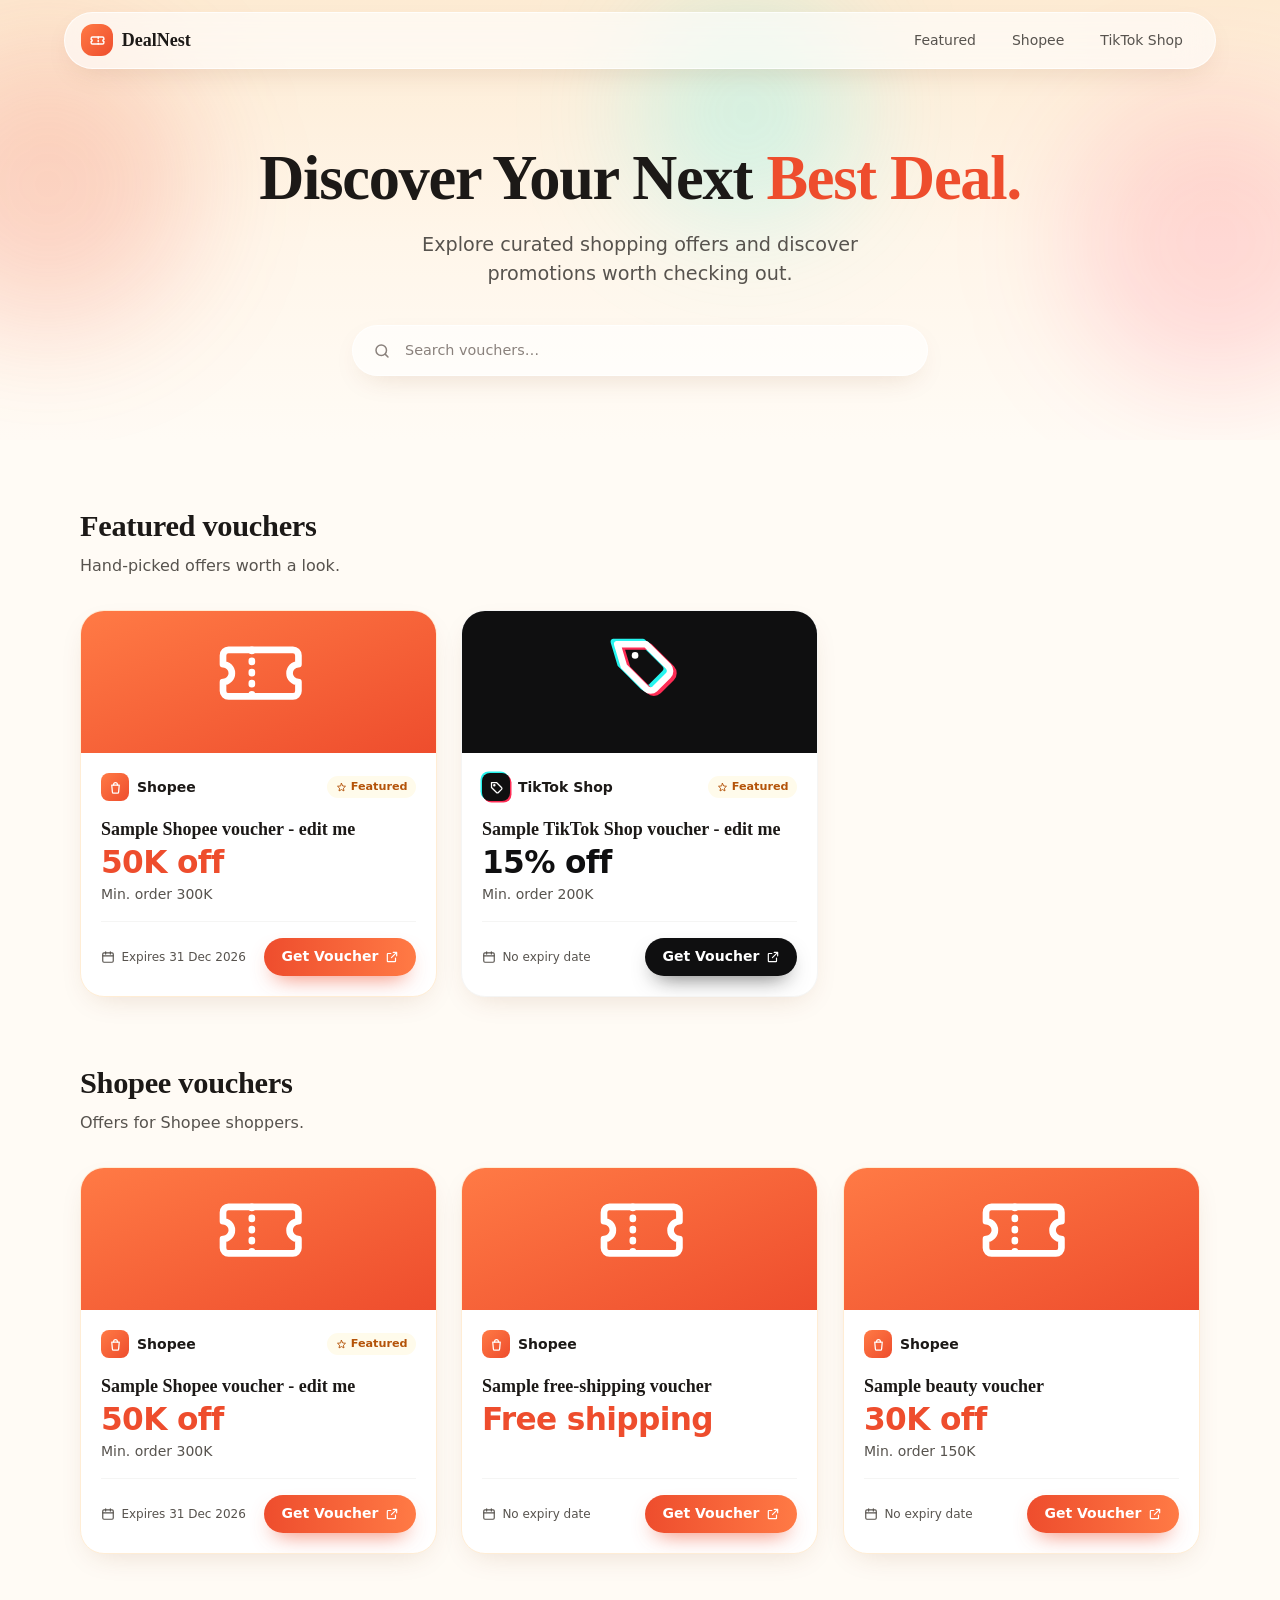
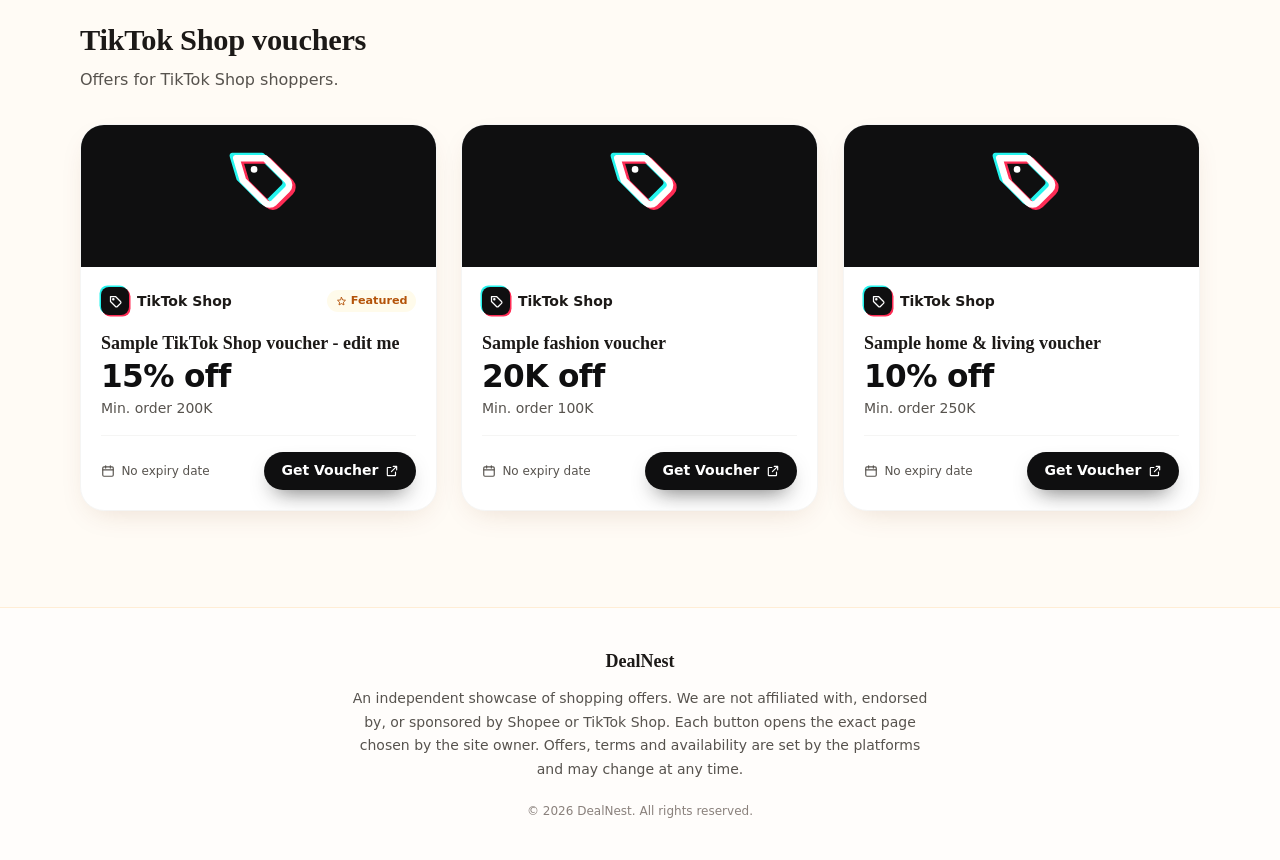
<file: index.html>
<!doctype html>
<html lang="en">
  <head>
    <meta charset="UTF-8" />
    <meta name="viewport" content="width=device-width, initial-scale=1.0" />
    <meta name="theme-color" content="#FFFBF5" />
    <title>DealNest — Discover Your Next Best Deal</title>
    <meta
      name="description"
      content="Explore curated shopping offers and discover promotions worth checking out on Shopee and TikTok Shop."
    />
    <meta property="og:type" content="website" />
    <meta property="og:title" content="DealNest — Discover Your Next Best Deal" />
    <meta
      property="og:description"
      content="Explore curated shopping offers and discover promotions worth checking out."
    />
    <link rel="icon" type="image/svg+xml" href="favicon.svg" />
    <link rel="stylesheet" href="style.css" />
  </head>
  <body>
    <a class="skip" href="#main">Skip to content</a>

    <header class="nav-wrap">
      <nav class="nav glass" aria-label="Main">
        <a href="#top" class="brand" data-scroll>
          <span class="brand-mark" aria-hidden="true">
            <svg viewBox="0 0 24 24" width="17" height="17" fill="none" stroke="currentColor" stroke-width="2" stroke-linecap="round" stroke-linejoin="round"><path d="M3 9a2 2 0 0 1 2-2h14a2 2 0 0 1 2 2v1.5a1.5 1.5 0 0 0 0 3V15a2 2 0 0 1-2 2H5a2 2 0 0 1-2-2v-1.5a1.5 1.5 0 0 0 0-3z"/><path d="M13 7v10" stroke-dasharray="2 2.5"/></svg>
          </span>
          <span id="brandName">DealNest</span>
        </a>
        <ul class="nav-links" id="navLinks">
          <li><a href="#featured" data-scroll>Featured</a></li>
          <li><a href="#shopee" data-scroll>Shopee</a></li>
          <li><a href="#tiktok" data-scroll>TikTok Shop</a></li>
        </ul>
        <button class="menu-btn" id="menuBtn" type="button" aria-label="Open menu" aria-expanded="false" aria-controls="navLinks">
          <svg viewBox="0 0 24 24" width="22" height="22" fill="none" stroke="currentColor" stroke-width="2" stroke-linecap="round"><path d="M4 7h16M4 12h16M4 17h16"/></svg>
        </button>
      </nav>
    </header>

    <section class="hero" id="top">
      <span class="blob b1" aria-hidden="true"></span>
      <span class="blob b2" aria-hidden="true"></span>
      <span class="blob b3" aria-hidden="true"></span>
      <div class="hero-inner">
        <h1>Discover Your Next <span class="accent">Best Deal.</span></h1>
        <p class="sub">Explore curated shopping offers and discover promotions worth checking out.</p>
        <form class="search glass" role="search" id="searchForm">
          <svg viewBox="0 0 24 24" width="18" height="18" fill="none" stroke="currentColor" stroke-width="2" stroke-linecap="round" aria-hidden="true"><circle cx="11" cy="11" r="7"/><path d="m20 20-3.5-3.5"/></svg>
          <input id="search" type="search" placeholder="Search vouchers…" aria-label="Search vouchers" autocomplete="off" />
          <button type="button" id="clear" class="clear" aria-label="Clear search" hidden>×</button>
        </form>
      </div>
    </section>

    <main id="main">
      <p id="empty" class="empty wrap" hidden></p>

      <section id="featured" class="section wrap" hidden>
        <div class="reveal"><h2>Featured vouchers</h2><p class="muted">Hand-picked offers worth a look.</p></div>
        <div class="grid" id="gridFeatured"></div>
      </section>

      <section id="shopee" class="section wrap">
        <div class="reveal"><h2>Shopee vouchers</h2><p class="muted">Offers for Shopee shoppers.</p></div>
        <div class="grid" id="gridShopee"></div>
      </section>

      <section id="tiktok" class="section wrap">
        <div class="reveal"><h2>TikTok Shop vouchers</h2><p class="muted">Offers for TikTok Shop shoppers.</p></div>
        <div class="grid" id="gridTiktok"></div>
      </section>
    </main>

    <footer class="footer">
      <div class="wrap">
        <p class="foot-brand" id="footName">DealNest</p>
        <p class="muted small">
          An independent showcase of shopping offers. We are not affiliated with, endorsed by, or sponsored by
          Shopee or TikTok Shop. Each button opens the exact page chosen by the site owner. Offers, terms and
          availability are set by the platforms and may change at any time.
        </p>
        <p class="tiny" id="year"></p>
      </div>
    </footer>

    <noscript><p style="text-align:center;padding:2rem">This page needs JavaScript to show vouchers.</p></noscript>
    <script src="vouchers.js"></script>
    <script src="script.js"></script>
  </body>
</html>
</file>
<file: style.css>
:root {
  --cream: #fffbf5;
  --cream-100: #fff6ea;
  --cream-200: #fdebd3;
  --ink: #1c1917;
  --ink-soft: #57534e;
  --ink-mute: #8a817c;
  --shopee: #ee4d2d;
  --shopee-light: #ff7a45;
  --tt-black: #0f0f10;
  --tt-cyan: #25f4ee;
  --tt-pink: #fe2c55;
  --shadow: 0 10px 30px -12px rgba(120, 53, 15, 0.18);
  --shadow-lift: 0 24px 50px -18px rgba(120, 53, 15, 0.28);
  --serif: ui-serif, "Iowan Old Style", "Palatino Linotype", Georgia, serif;
  --sans: system-ui, -apple-system, "Segoe UI", Roboto, "Helvetica Neue", Arial, sans-serif;
}

* { box-sizing: border-box; }
html { scroll-behavior: smooth; scroll-padding-top: 5.5rem; }
body {
  margin: 0;
  background: var(--cream);
  color: var(--ink);
  font-family: var(--sans);
  line-height: 1.5;
  -webkit-font-smoothing: antialiased;
}
h1, h2, h3 { font-family: var(--serif); margin: 0; }
a { color: inherit; }
:focus-visible { outline: 2px solid var(--shopee); outline-offset: 2px; }
[hidden] { display: none !important; }

.skip { position: absolute; left: -999px; top: 0; background: #fff; padding: .5rem 1rem; z-index: 100; }
.skip:focus { left: 8px; top: 8px; }
.wrap { max-width: 72rem; margin: 0 auto; padding: 0 1rem; }
.muted { color: var(--ink-soft); margin: .25rem 0 0; }
.small { font-size: .875rem; line-height: 1.7; max-width: 36rem; margin: .75rem auto 0; }
.tiny { font-size: .75rem; color: var(--ink-mute); margin: 1.25rem 0 0; }

.glass {
  background: rgba(255, 255, 255, 0.62);
  border: 1px solid rgba(255, 255, 255, 0.75);
  box-shadow: var(--shadow);
  -webkit-backdrop-filter: blur(18px);
  backdrop-filter: blur(18px);
}

/* ---------- Navbar ---------- */
.nav-wrap { position: fixed; inset: 0 0 auto 0; z-index: 40; padding: .75rem 1rem 0; }
.nav {
  max-width: 72rem; margin: 0 auto; border-radius: 999px;
  display: flex; align-items: center; justify-content: space-between;
  padding: .55rem 1rem; position: relative;
}
.brand { display: flex; align-items: center; gap: .55rem; text-decoration: none; font-family: var(--serif); font-weight: 700; font-size: 1.125rem; }
.brand-mark { display: grid; place-items: center; width: 2rem; height: 2rem; border-radius: .75rem; color: #fff; background: linear-gradient(135deg, var(--shopee-light), var(--shopee)); }
.nav-links { display: flex; gap: .25rem; list-style: none; margin: 0; padding: 0; }
.nav-links a { display: block; padding: .5rem 1rem; border-radius: 999px; text-decoration: none; font-size: .875rem; font-weight: 500; color: var(--ink-soft); transition: background .2s, color .2s; }
.nav-links a:hover { background: #fff; color: var(--ink); }
.menu-btn { display: none; border: 0; background: transparent; width: 2.5rem; height: 2.5rem; border-radius: 50%; cursor: pointer; color: var(--ink); }
.menu-btn:hover { background: #fff; }

@media (max-width: 767px) {
  .menu-btn { display: grid; place-items: center; }
  .nav-links {
    display: none; position: absolute; left: 0; right: 0; top: calc(100% + .5rem);
    flex-direction: column; padding: .5rem; border-radius: 1.5rem;
    background: rgba(255,255,255,.92); border: 1px solid #fff; box-shadow: var(--shadow);
    -webkit-backdrop-filter: blur(18px); backdrop-filter: blur(18px);
  }
  .nav-links.open { display: flex; animation: pop .2s ease; }
  .nav-links a { padding: .8rem 1rem; border-radius: 1rem; }
}
@keyframes pop { from { opacity: 0; transform: translateY(-6px); } to { opacity: 1; transform: none; } }

/* ---------- Hero ---------- */
.hero {
  position: relative; overflow: hidden; text-align: center;
  padding: 9rem 1rem 4rem;
  background: linear-gradient(180deg, var(--cream-200), var(--cream-100) 55%, var(--cream));
}
.hero-inner { position: relative; max-width: 48rem; margin: 0 auto; animation: rise .7s cubic-bezier(.22,1,.36,1) both; }
.hero h1 { font-size: clamp(2.4rem, 7vw, 3.9rem); line-height: 1.08; letter-spacing: -.02em; font-weight: 700; }
.accent { color: var(--shopee); }
.sub { color: var(--ink-soft); font-size: clamp(1rem, 2.4vw, 1.2rem); max-width: 34rem; margin: 1.25rem auto 0; }
.search { display: flex; align-items: center; gap: .75rem; max-width: 36rem; margin: 2.25rem auto 0; padding: .8rem 1.25rem; border-radius: 999px; color: var(--ink-mute); }
.search input { flex: 1; min-width: 0; border: 0; background: transparent; font: inherit; font-size: .9rem; color: var(--ink); outline: none; }
.search input::placeholder { color: var(--ink-mute); }
.clear { border: 0; background: transparent; font-size: 1.4rem; line-height: 1; width: 1.8rem; height: 1.8rem; border-radius: 50%; cursor: pointer; color: var(--ink-mute); }
.clear:hover { background: #fff; color: var(--ink); }
.blob { position: absolute; border-radius: 50%; filter: blur(60px); pointer-events: none; animation: drift 9s ease-in-out infinite; }
.b1 { width: 18rem; height: 18rem; left: -6rem; top: 2.5rem; background: rgba(238,77,45,.2); }
.b2 { width: 18rem; height: 18rem; right: -5rem; top: 6rem; background: rgba(254,44,85,.15); animation-delay: -4s; }
.b3 { width: 14rem; height: 14rem; right: 33%; top: 0; background: rgba(37,244,238,.2); animation-delay: -2s; }
@keyframes drift { 0%,100% { transform: translateY(0); } 50% { transform: translateY(-18px); } }
@keyframes rise { from { opacity: 0; transform: translateY(20px); } to { opacity: 1; transform: none; } }

/* ---------- Sections & grid ---------- */
.section { padding-top: 4rem; }
.section h2 { font-size: 1.9rem; letter-spacing: -.01em; font-weight: 600; }
.grid { display: grid; gap: 1.5rem; margin-top: 2rem; grid-template-columns: 1fr; }
@media (min-width: 640px) { .grid { grid-template-columns: repeat(2, 1fr); } }
@media (min-width: 1024px) { .grid { grid-template-columns: repeat(3, 1fr); } }
.empty { margin-top: 3rem; padding: 2rem; text-align: center; border: 1px dashed #d6d3d1; border-radius: 1.5rem; background: rgba(255,255,255,.6); color: var(--ink-soft); font-size: .9rem; }
.section .empty { margin-top: 2rem; }

.reveal { opacity: 0; transform: translateY(24px); transition: opacity .6s cubic-bezier(.22,1,.36,1), transform .6s cubic-bezier(.22,1,.36,1); }
.reveal.in { opacity: 1; transform: none; }

/* ---------- Voucher card ---------- */
.card-slot { perspective: 900px; }
.card-slot.float .card { animation: bob 6s ease-in-out infinite; }
@keyframes bob { 0%,100% { translate: 0 0; } 50% { translate: 0 -6px; } }
.card {
  display: flex; flex-direction: column; height: 100%; overflow: hidden;
  background: #fff; border: 1px solid #f5f5f4; border-radius: 1.5rem;
  box-shadow: var(--shadow);
  transition: box-shadow .25s, transform .15s ease-out;
  transform-style: preserve-3d; will-change: transform;
}
.card.shopee { border-color: #ffedd5; }
.card:hover { box-shadow: var(--shadow-lift); }
.media { aspect-ratio: 5 / 2; background: #f5f5f4; overflow: hidden; }
.media img { display: block; width: 100%; height: 100%; object-fit: cover; }
.body { display: flex; flex-direction: column; gap: 1rem; flex: 1; padding: 1.25rem; }
.top { display: flex; align-items: center; justify-content: space-between; gap: .5rem; }
.badge { display: inline-flex; align-items: center; gap: .5rem; font-size: .875rem; font-weight: 600; }
.badge i { display: grid; place-items: center; width: 1.75rem; height: 1.75rem; border-radius: .5rem; color: #fff; font-style: normal; }
.shopee .badge i { background: linear-gradient(135deg, var(--shopee-light), var(--shopee)); }
.tiktok .badge i { background: var(--tt-black); box-shadow: -1.5px -1.5px 0 var(--tt-cyan), 1.5px 1.5px 0 var(--tt-pink); }
.tag { display: inline-flex; align-items: center; gap: .25rem; border-radius: 999px; background: #fffbeb; color: #b45309; font-size: .7rem; font-weight: 600; padding: .15rem .55rem; }
.card h3 { font-size: 1.125rem; line-height: 1.35; font-weight: 600; }
.discount { margin: .25rem 0 0; font-size: 1.95rem; font-weight: 800; letter-spacing: -.02em; line-height: 1.15; }
.shopee .discount { color: var(--shopee); }
.tiktok .discount { color: var(--tt-black); }
.min { margin: .15rem 0 0; font-size: .875rem; color: var(--ink-soft); }
.foot { margin-top: auto; display: flex; align-items: center; justify-content: space-between; gap: .75rem; padding-top: 1rem; border-top: 1px solid #f5f5f4; }
.exp { display: flex; align-items: center; gap: .4rem; font-size: .75rem; color: var(--ink-soft); margin: 0; }

.btn {
  display: inline-flex; align-items: center; gap: .4rem; border: 0; cursor: pointer;
  padding: .55rem 1.1rem; border-radius: 999px; font: inherit; font-size: .875rem; font-weight: 600;
  text-decoration: none; color: #fff; white-space: nowrap;
  transition: transform .15s, filter .2s, box-shadow .2s;
}
.btn:hover { transform: scale(1.05); }
.btn:active { transform: scale(.96); }
.shopee .btn { background: linear-gradient(90deg, var(--shopee), var(--shopee-light)); box-shadow: 0 10px 22px -10px rgba(238,77,45,.8); }
.shopee .btn:hover { filter: brightness(1.06); }
.tiktok .btn { background: var(--tt-black); box-shadow: 0 10px 22px -10px rgba(15,15,16,.7); }
.tiktok .btn:hover { box-shadow: -2px -2px 0 var(--tt-cyan), 2px 2px 0 var(--tt-pink); }
.btn.off { background: #f5f5f4 !important; color: var(--ink-mute); box-shadow: none !important; cursor: not-allowed; transform: none !important; filter: none !important; }

/* ---------- Footer ---------- */
.footer { margin-top: 6rem; border-top: 1px solid #ffedd5; background: rgba(255,255,255,.6); padding: 2.5rem 0; text-align: center; }
.foot-brand { font-family: var(--serif); font-size: 1.125rem; font-weight: 700; margin: 0; }

@media (prefers-reduced-motion: reduce) {
  html { scroll-behavior: auto; }
  *, *::before, *::after { animation: none !important; transition: none !important; }
  .reveal { opacity: 1; transform: none; }
}
</file>
